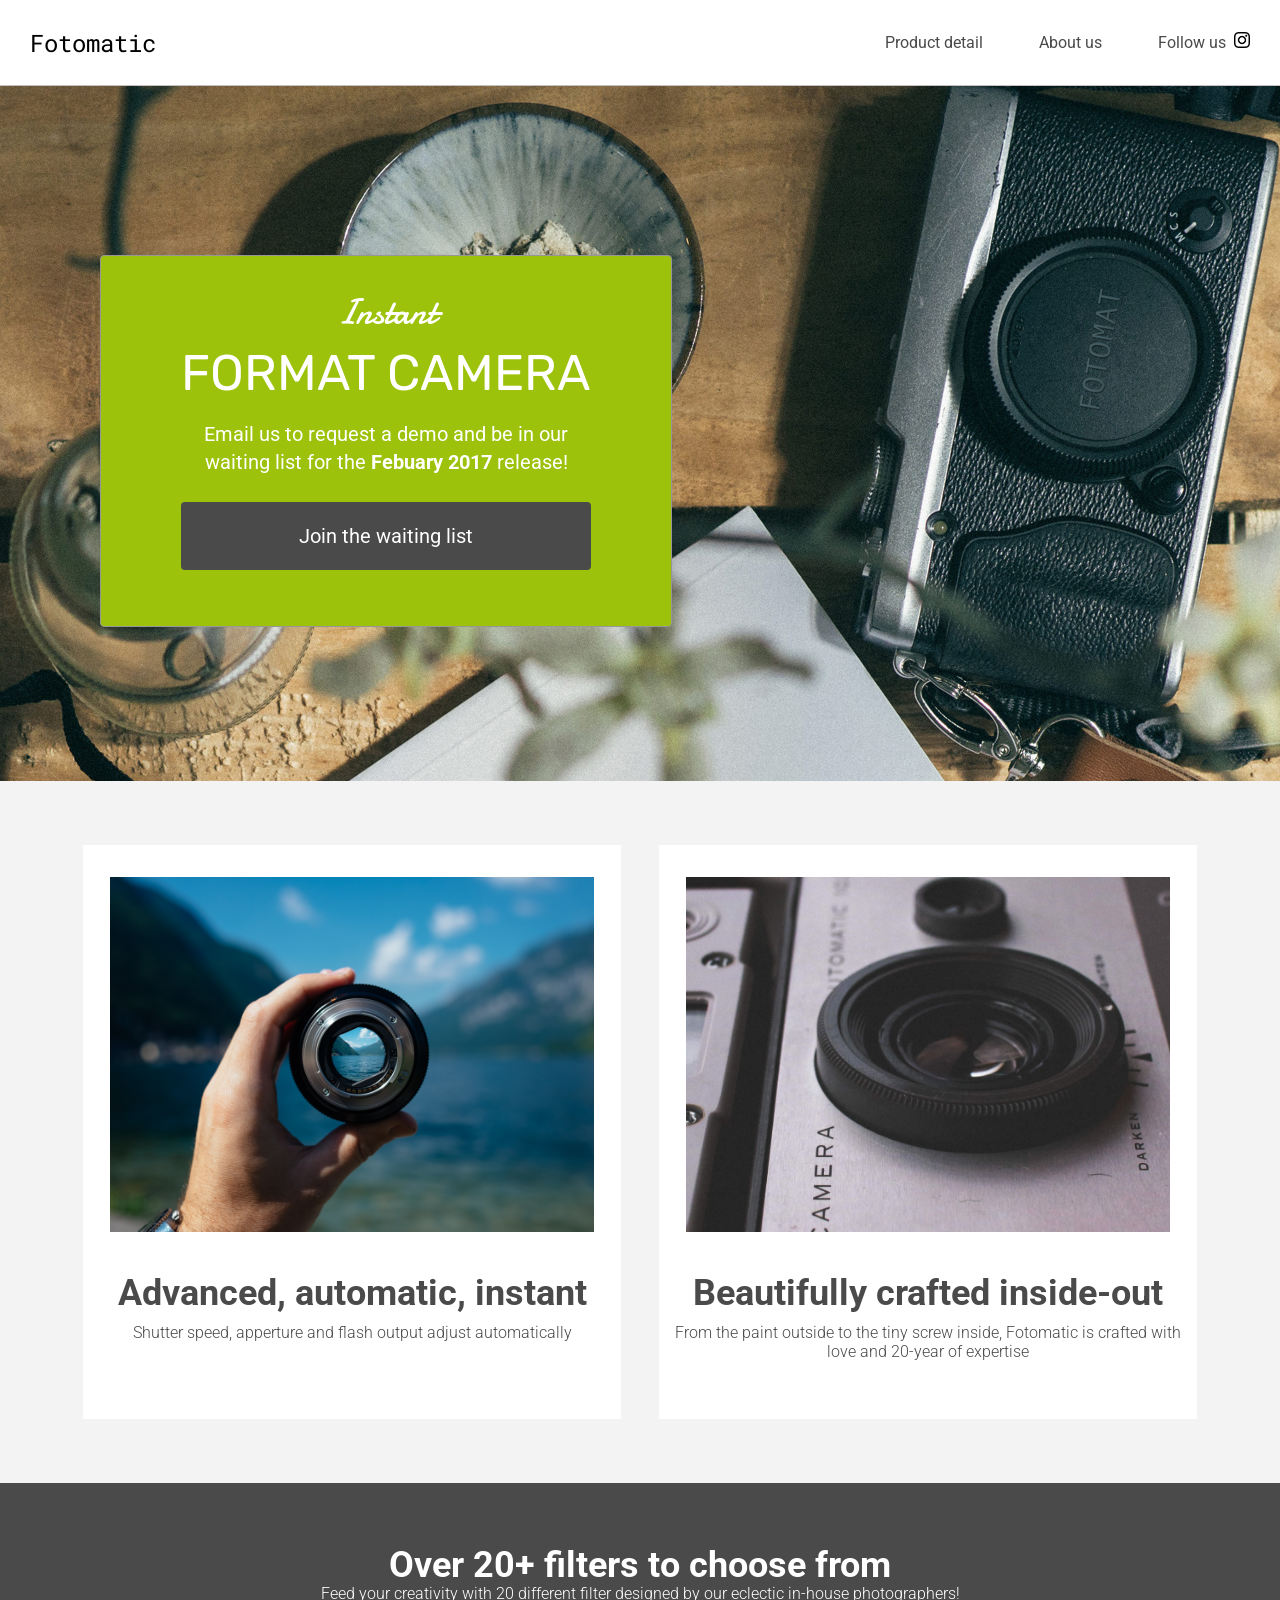
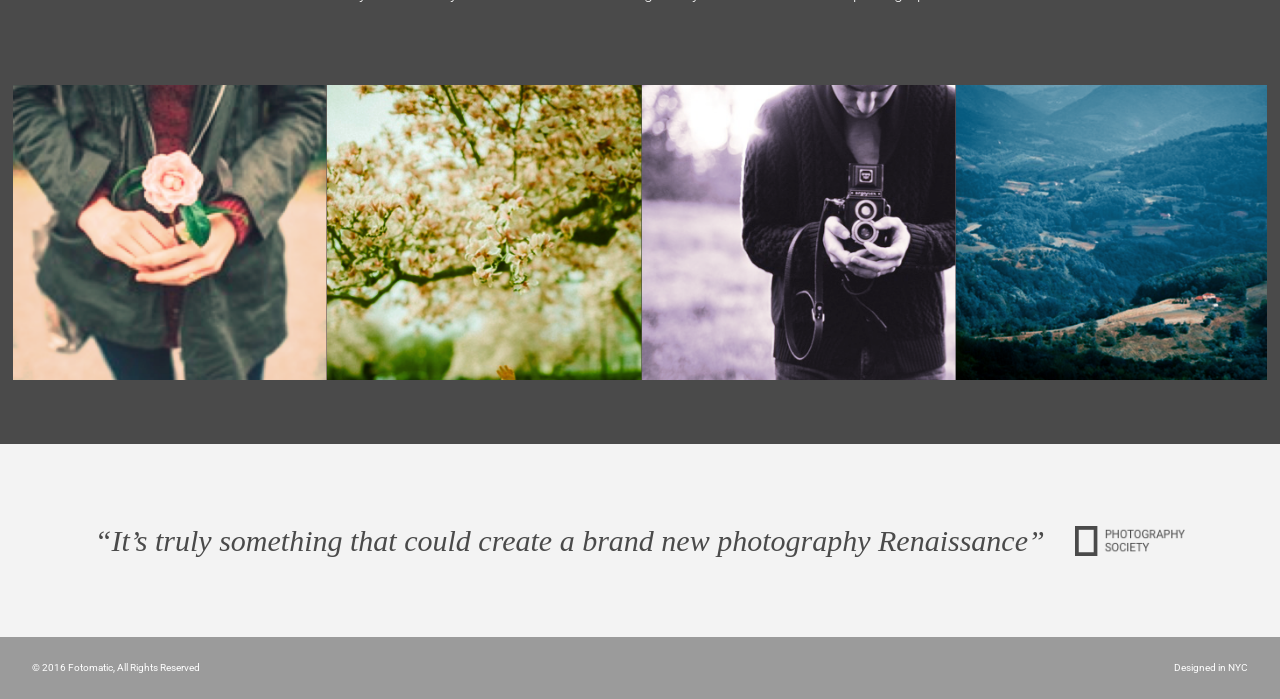
<file: Full-Stack-Engineer/fotomatic_broken/index.html>
<!DOCTYPE html>
<html>
<head>
  <link href="https://fonts.googleapis.com/css?family=Damion" rel="stylesheet">
  <link href="https://fonts.googleapis.com/css?family=Rubik" rel="stylesheet">
  <link href="https://fonts.googleapis.com/css?family=Roboto:300,400,600,700" rel="stylesheet">
<link href="https://fonts.googleapis.com/css2?family=Roboto+Mono&display=swap" rel="stylesheet">
  <link rel="stylesheet" href="./resources/css/reset.css">
  <link rel="stylesheet" href="./resources/css/style.css">
  <meta charset="UTF-8">
</head>
<body>
  <!-- Header -->
  <header>
    <div class="content">
      <a href="index.html" class="desktop logo">Fotomatic</a>
      <nav class="desktop">
        <ul>
          <li><a href="#">Product detail</a></li>
          <li><a href="#">About us</a></li>
          <li>
            <a href="https://www.instagram.com/">Follow us <img class="icon" src="./resources/images/instagram.png"></a>
            
          </li>
          <li id="button"><a href="#" class="button">Join us</a></li>
        </ul>
      </nav>
      <nav class="mobile">
        <ul>
          <li><a href="#"><img src="./resources/images/ic-logo.svg"></a></li>
          <li><a href="#"><img src="./resources/images/ic-product-detail.svg"></a></li>
          <li><a href="#"><img src="./resources/images/ic-about-us.svg"></a></li>
          <li><a href="#" class="button">Join us</a></li>
        </ul>
      </nav>
    </div>
  </header>

  <!-- Main Content -->
  <div class="main-content">

    <!-- Sign Up Section -->
    <div id="sign-up-section" class="banner">
      <div id="sign-up-cta">
        <div class="content center">
          <div class="header">
            <h2 class="cursive">Instant</h2>
            <h1 class="striking">FORMAT CAMERA</h1>
          </div>
          <div class="email">
            <span>
              Email us to request a demo and be in our waiting list for the <strong>Febuary 2017</strong> release!
            </span>
            <div class="button">Join the waiting list</div>
          </div>
        </div>
      </div>
    </div>

    <!-- Features Section -->
    <div id="features-section">
      <div class="feature">
        <div class="center">
          <div class="image-container">
            <img src="./resources/images/feature-1.png" />
          </div>
          <div class="content">
            <h2>Advanced, automatic, instant</h2>
            <h3>Shutter speed, apperture and flash output adjust automatically</h3>
          </div>
        </div>
      </div>
      <div class="feature">
        <div class="center">
          <div class="image-container">
            <img src="./resources/images/feature-2.png" />
          </div>
          <div class="content">
            <h2>Beautifully crafted inside-out</h2>
            <h3>From the paint outside to the tiny screw inside, Fotomatic is crafted with love and 20-year of expertise</h3>
          </div>
        </div>
      </div>
    </div>

    <!-- Filters Section -->
    <div id="filters-section">
      <div class="content center">
        <h2>Over 20+ filters to choose from</h2>
        <h3>Feed your creativity with 20 different filter designed by our eclectic in-house photographers!</h3>
      </div>
      <div class="images-container">
        <div class="image-container">
          <img src="./resources/images/filter-1.png" />
        </div>
        <div class="image-container">
          <img src="./resources/images/filter-2.png" />
        </div>
        <div class="image-container">
          <img src="./resources/images/filter-3.png" />
        </div>
        <div class="image-container extra">
          <img src="./resources/images/filter-4.png" />
        </div>
      </div>
    </div>

    <!-- Quotes Section -->
    <div id="quotes-section">
      <div class="content center">
        <span class="quote">“It’s truly something that could create a brand new photography Renaissance”</span>
        <img class="quote-citation" src="./resources/images/photography-logo.png" />
      </div>
    </div>

    <!-- Footer -->
    <footer>
      <div class="content">
        <span class="copyright">© 2016  Fotomatic, All Rights Reserved</span>
        <span class="location">Designed in NYC</span>
      </div>
    </footer>

  </div>
</body>
</html>
</file>
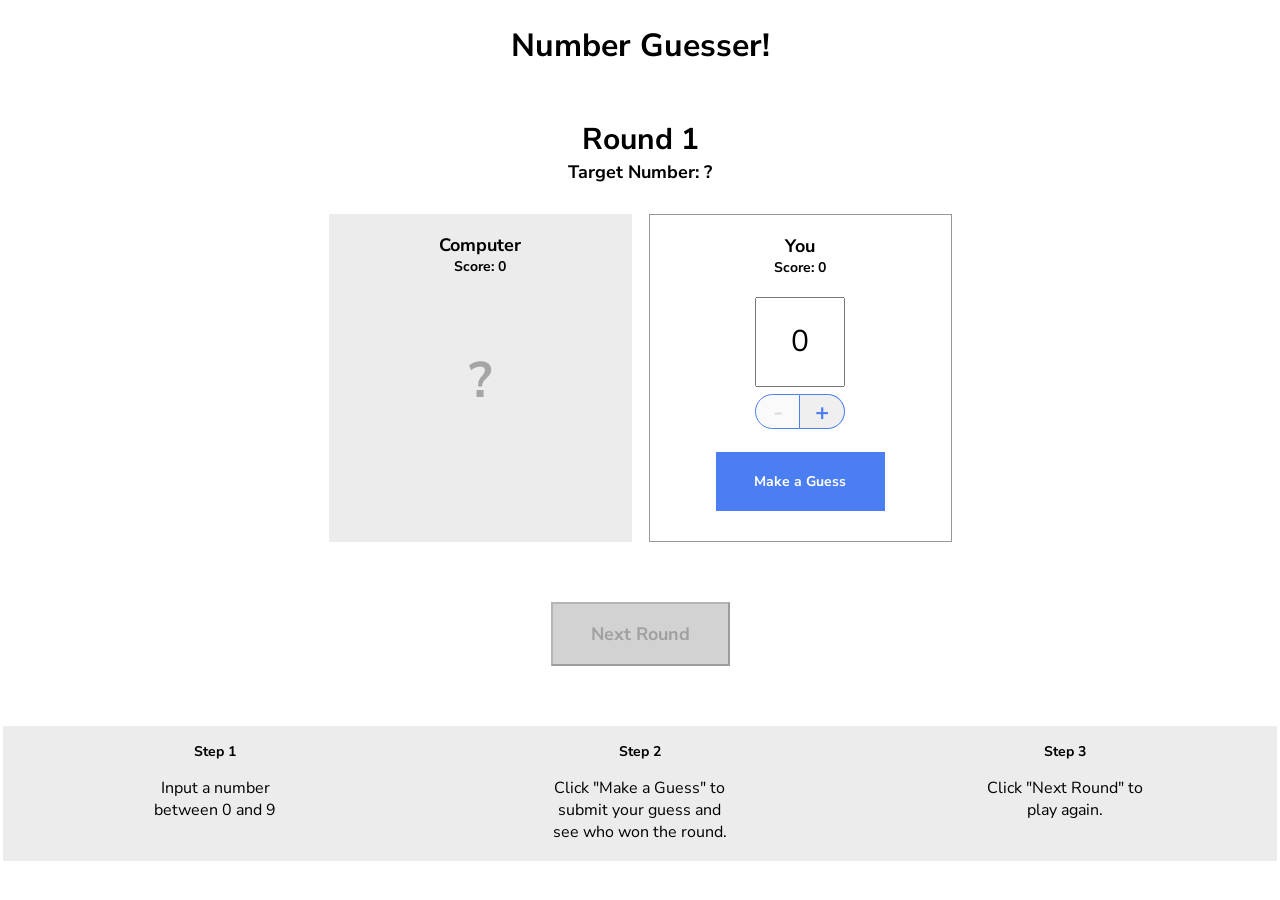
<file: Full-Stack-Engineer/number_guesser/index.html>
<!doctype html>

<html>
  <head>
    <title>Number Guesser</title>
    <link href="https://fonts.googleapis.com/css?family=Nunito+Sans:400,700" rel="stylesheet">
    <link rel="stylesheet" href="./style.css">
  </head>
  <body>
    <div class="game-container">
      <header>
        <h1>Number Guesser!</h1>
      </header>
      
      <div class="rounds">
        <p class="round-label">Round <span id="round-number">1</span></p>
        <p class="guess-label">Target Number: <span id="target-number">?</span></p>
      </div>

      <div class="guessing-area">
        <div class="guess computer-guess">
          <div class="guess-title">
            <p class="guess-label">Computer</p>
            <p class="score-label">Score: <span id="computer-score">0</span></p>
          </div>
          <p id="computer-guess">?</p>
          <p class="winning-text" id="computer-wins"></p>
        </div>
        <div class="guess human-guess">
          <div class="guess-title">
            <p class="guess-label">You</p>
            <p class="score-label">Score: <span id="human-score">0</span></p>
          </div>
          <input type="number" id="human-guess" min=0 max=9 value=0>
          <div class="number-controls">
            <button class="number-control left" id="subtract" disabled>-</button>
            <button class="number-control right" id="add">+</button>
          </div>
          <button class="button" id="guess">Make a Guess</button>
        </div>
      </div>

      <div class="next-round-container">
        <button class="button" id="next-round" disabled>Next Round</button>
      </div>

    </div>
    
    <div class="instructions">
      <div class="instruction">
        <h3>Step 1</h3>
        <p>Input a number between 0 and 9</p>
      </div>
      <div class="instruction">
        <h3>Step 2</h3>
        <p>Click "Make a Guess" to submit your guess and see who won the round.</p>
      </div>
      <div class="instruction">
        <h3>Step 3</h3>
        <p>Click "Next Round" to play again.</p>
      </div>
    </div>

    <script src="./script.js"></script>
    <script src="./game.js"></script>
  </body>
</html>
</file>
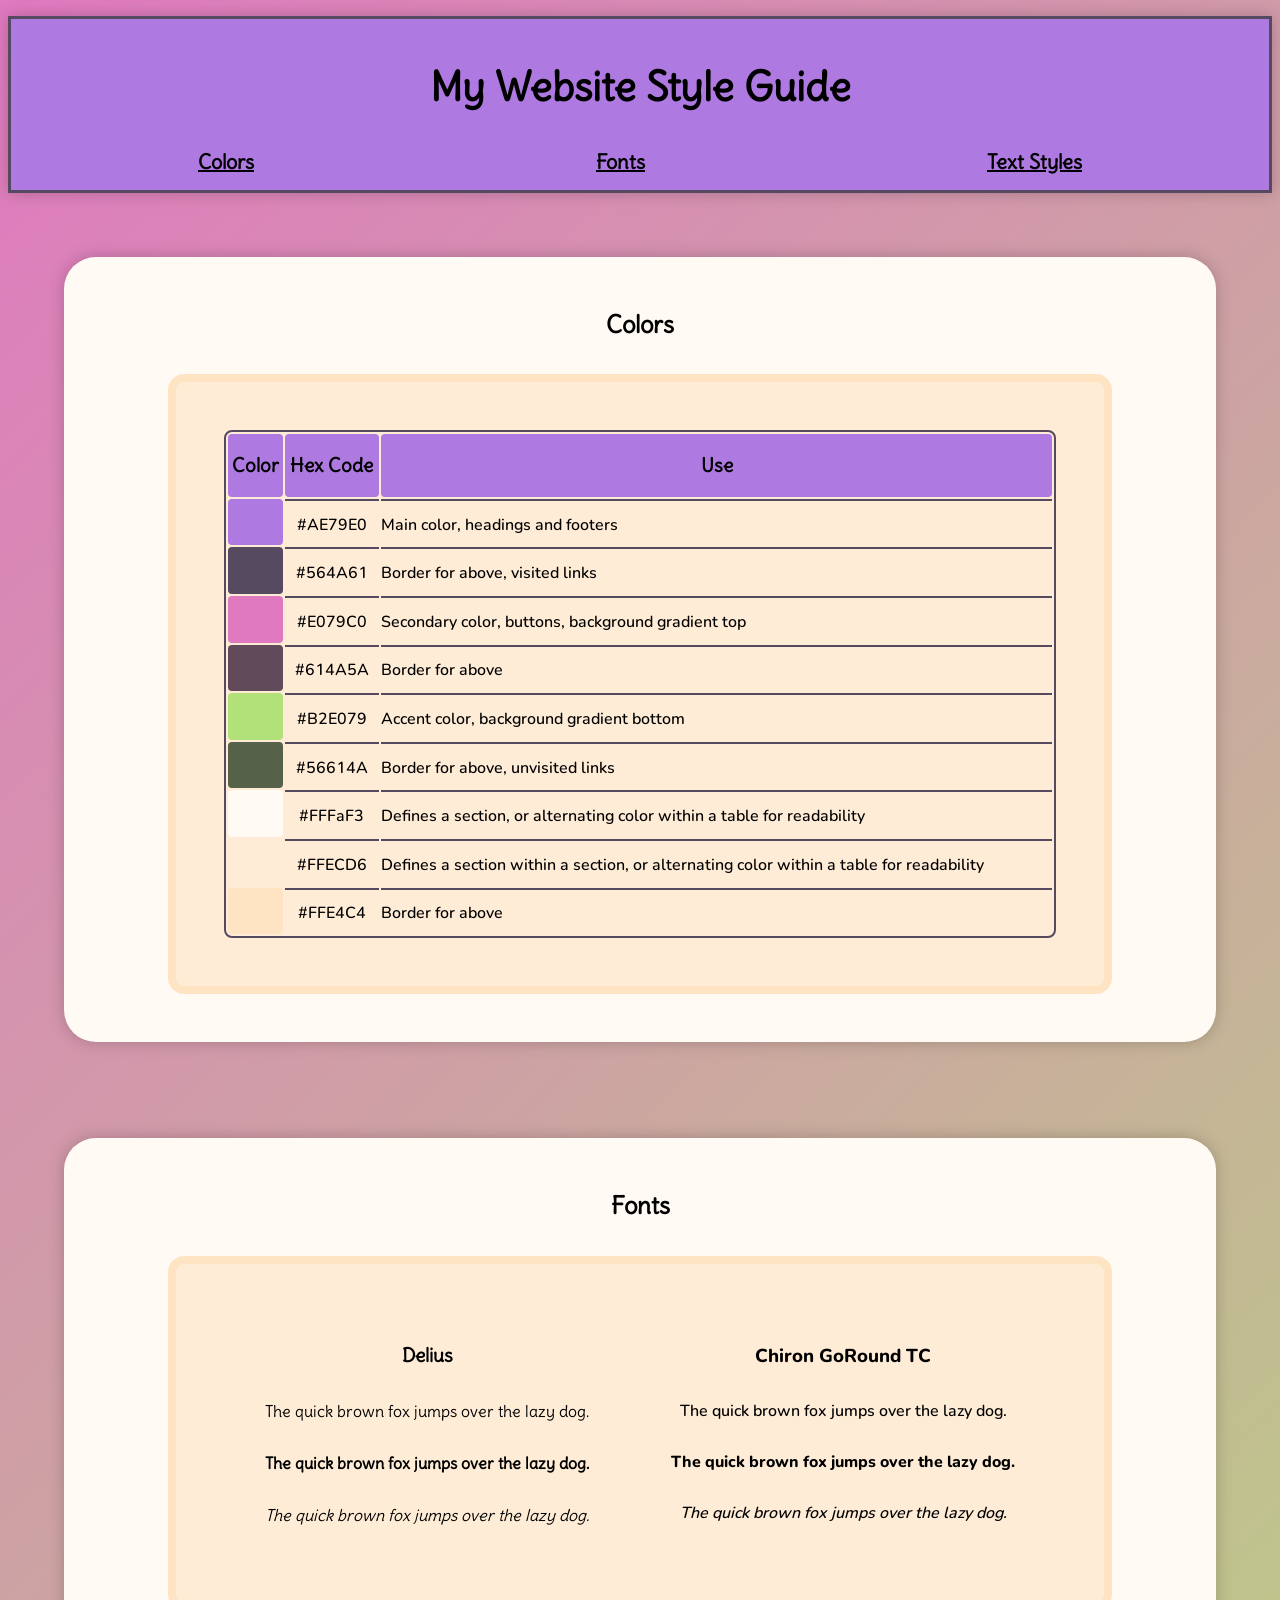
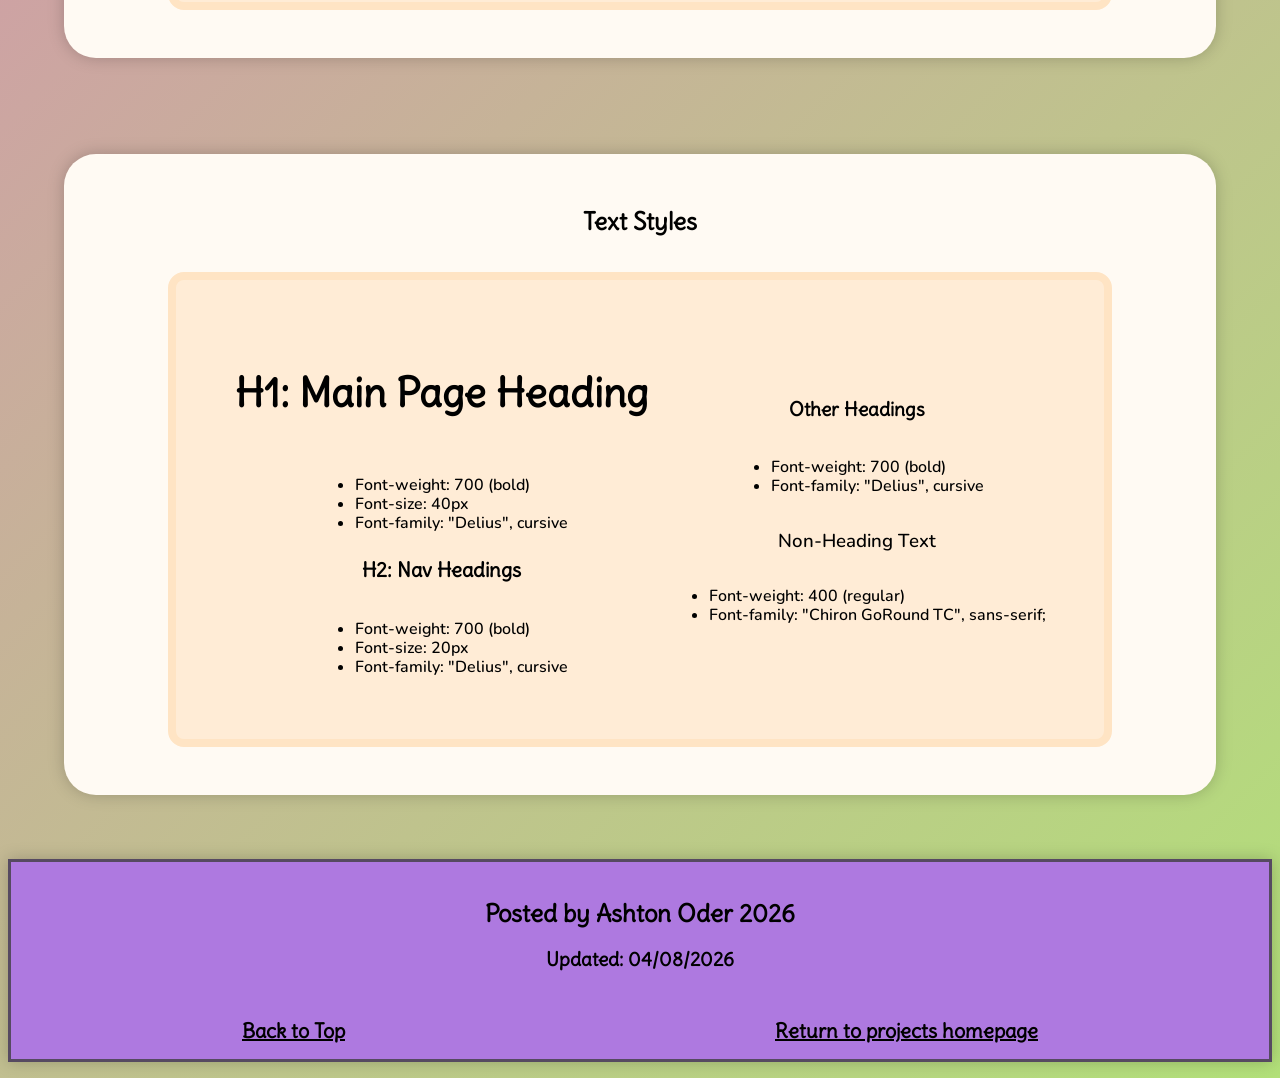
<file: Full-Stack-Engineer/Style Guide/index.html>
<!DOCTYPE html>
<html lang="en">

    <head>
        <meta charset="UTF-8" />
        <meta name="viewport" content="width=device-width, initial-scale=1.0" />
        <title>Style Guide</title>
        <link rel="stylesheet" href="../../resources/universalStyles.css" />
        <link rel="stylesheet" href="index.css" />

        <link rel="preconnect" href="https://fonts.googleapis.com">
        <link rel="preconnect" href="https://fonts.gstatic.com" crossorigin>
        <link href="https://fonts.googleapis.com/css2?family=Chiron+GoRound+TC:wght@200..900&family=Delius&display=swap" rel="stylesheet">
    </head>

    <body id="top">

        <header class="bookend">
            <h1 class="delius headingMain"> My Website Style Guide </h1>
            <nav>
                <a class="navHeading" href="#colors">Colors</a>
                <a class="navHeading" href="#fonts">Fonts</a>
                <a class="navHeading" href="#styles">Text Styles</a>
            </nav>
        </header>

        <main>
            <section id="colors" class="outerSection">
                <h2> Colors </h2>
                <div class="innerSection">
                    <table>
                        <thead>
                            <tr class="delius">
                                <th> <h3> Color </h3> </th>
                                <th> <h3> Hex Code </h3> </th>
                                <th> <h3> Use </h3> </th>
                            </tr>
                        </thead>
                        <tbody>
                            <!-- <tr>
                                <td class="color" id=""></td>
                                <td class="hex"></td>
                                <td class="use"></td>
                            </tr> -->
                            <tr>
                                <td class="color" id="lightPurple"></td>
                                <td class="hex">#AE79E0</td>
                                <td class="use">Main color, headings and footers</td>
                            </tr>
                            <tr>
                                <td class="color" id="darkPurple"></td>
                                <td class="hex">#564A61</td>
                                <td class="use">Border for above, visited links</td>
                            </tr>
                            <tr>
                                <td class="color" id="lightPink"></td>
                                <td class="hex">#E079C0</td>
                                <td class="use">Secondary color, buttons, background gradient top</td>
                            </tr>
                            <tr>
                                <td class="color" id="darkPink"></td>
                                <td class="hex">#614A5A</td>
                                <td class="use">Border for above</td>
                            </tr>
                            <tr>
                                <td class="color" id="lightGreen"></td>
                                <td class="hex">#B2E079</td>
                                <td class="use">Accent color, background gradient bottom</td>
                            </tr>
                            <tr>
                                <td class="color" id="darkGreen"></td>
                                <td class="hex">#56614A</td>
                                <td class="use">Border for above, unvisited links</td>
                            </tr>
                            <tr>
                                <td class="color" id="outerSection"></td>
                                <td class="hex">#FFFaF3</td>
                                <td class="use">Defines a section, or alternating color within a table for readability</td>
                            </tr>
                            <tr>
                                <td class="color" id="innerSection"></td>
                                <td class="hex">#FFECD6</td>
                                <td class="use">Defines a section within a section, or alternating color within a table for readability</td>
                            </tr>
                            <tr>
                                <td class="color" id="innerSectionBorder"></td>
                                <td class="hex">#FFE4C4</td>
                                <td class="use">Border for above</td>
                            </tr>
                        </tbody>
                    </table>
                </div>
            </section>
            <section id="fonts" class="outerSection">
                <h2> Fonts </h2>
                <div id="fontsInner" class="innerSection">
                    <div class="font">
            
                        <h3> Delius </h3>
            
                        <p class="delius">The quick brown fox jumps over the lazy dog.</p>
                        <p class="delius">
                            <strong> The quick brown fox jumps over the lazy dog. </strong>
                        </p>
                        <p class="delius">
                            <em> The quick brown fox jumps over the lazy dog. </em>
                        </p>
                    </div>
                    <div class="font">
            
                        <h3 class="GoRound"> Chiron GoRound TC </h3>
            
                        <p>The quick brown fox jumps over the lazy dog.</p>
                        <p>
                            <strong> The quick brown fox jumps over the lazy dog. </strong>
                        </p>
                        <p>
                            <em> The quick brown fox jumps over the lazy dog. </em>
                        </p>
                    </div>
                </div>
            </section>
            <section id="styles" class="outerSection">
                <h2> Text Styles </h2>
                <div id="stylesInner" class="innerSection">
                    <div id="styleGroupOne" class="styleGroup">
                        <div class="style">
                            <h3 class="headingMain"> H1: Main Page Heading </h3>
                            <ul class="styleList">
                                <li> Font-weight: 700 (bold) </li>
                                <li> Font-size: 40px </li>
                                <li> Font-family: "Delius", cursive </li>
                            </ul>
                        </div>
                        <div class="style">
                            <h3 class="navHeading"> H2: Nav Headings </h3>
                            <ul class="styleList">
                                <li> Font-weight: 700 (bold) </li>
                                <li> Font-size: 20px </li>
                                <li> Font-family: "Delius", cursive </li>
                            </ul>
                        </div>
                    </div>
                    <div id="styleGroupTwo" class="styleGroup">
                        <div class="style">
                            <h3 class="heading"> Other Headings </h3>
                            <ul class="styleList">
                                <li> Font-weight: 700 (bold) </li>
                                <li> Font-family: "Delius", cursive </li>
                            </ul>
                        </div>
                        <div class="style">
                            <h3 class="GoRound text"> Non-Heading Text </h3>
                            <ul class="styleList">
                                <li> Font-weight: 400 (regular) </li>
                                <li> Font-family: "Chiron GoRound TC", sans-serif; </li>
                            </ul>
                        </div>
                    </div>
                </div>
            </section>
        </main>

    </body>

    <footer class="bookend">
        <h2>Posted by Ashton Oder 2026</h2>
        <h3>Updated: 04/08/2026</h3><br>
        <nav>
            <a class="navHeading" href="#top">Back to Top</a>
            <a class="navHeading" href="https://veryexcitedgremlin.github.io">Return to projects homepage</a>
        </nav>
    </footer>

</html>
</file>
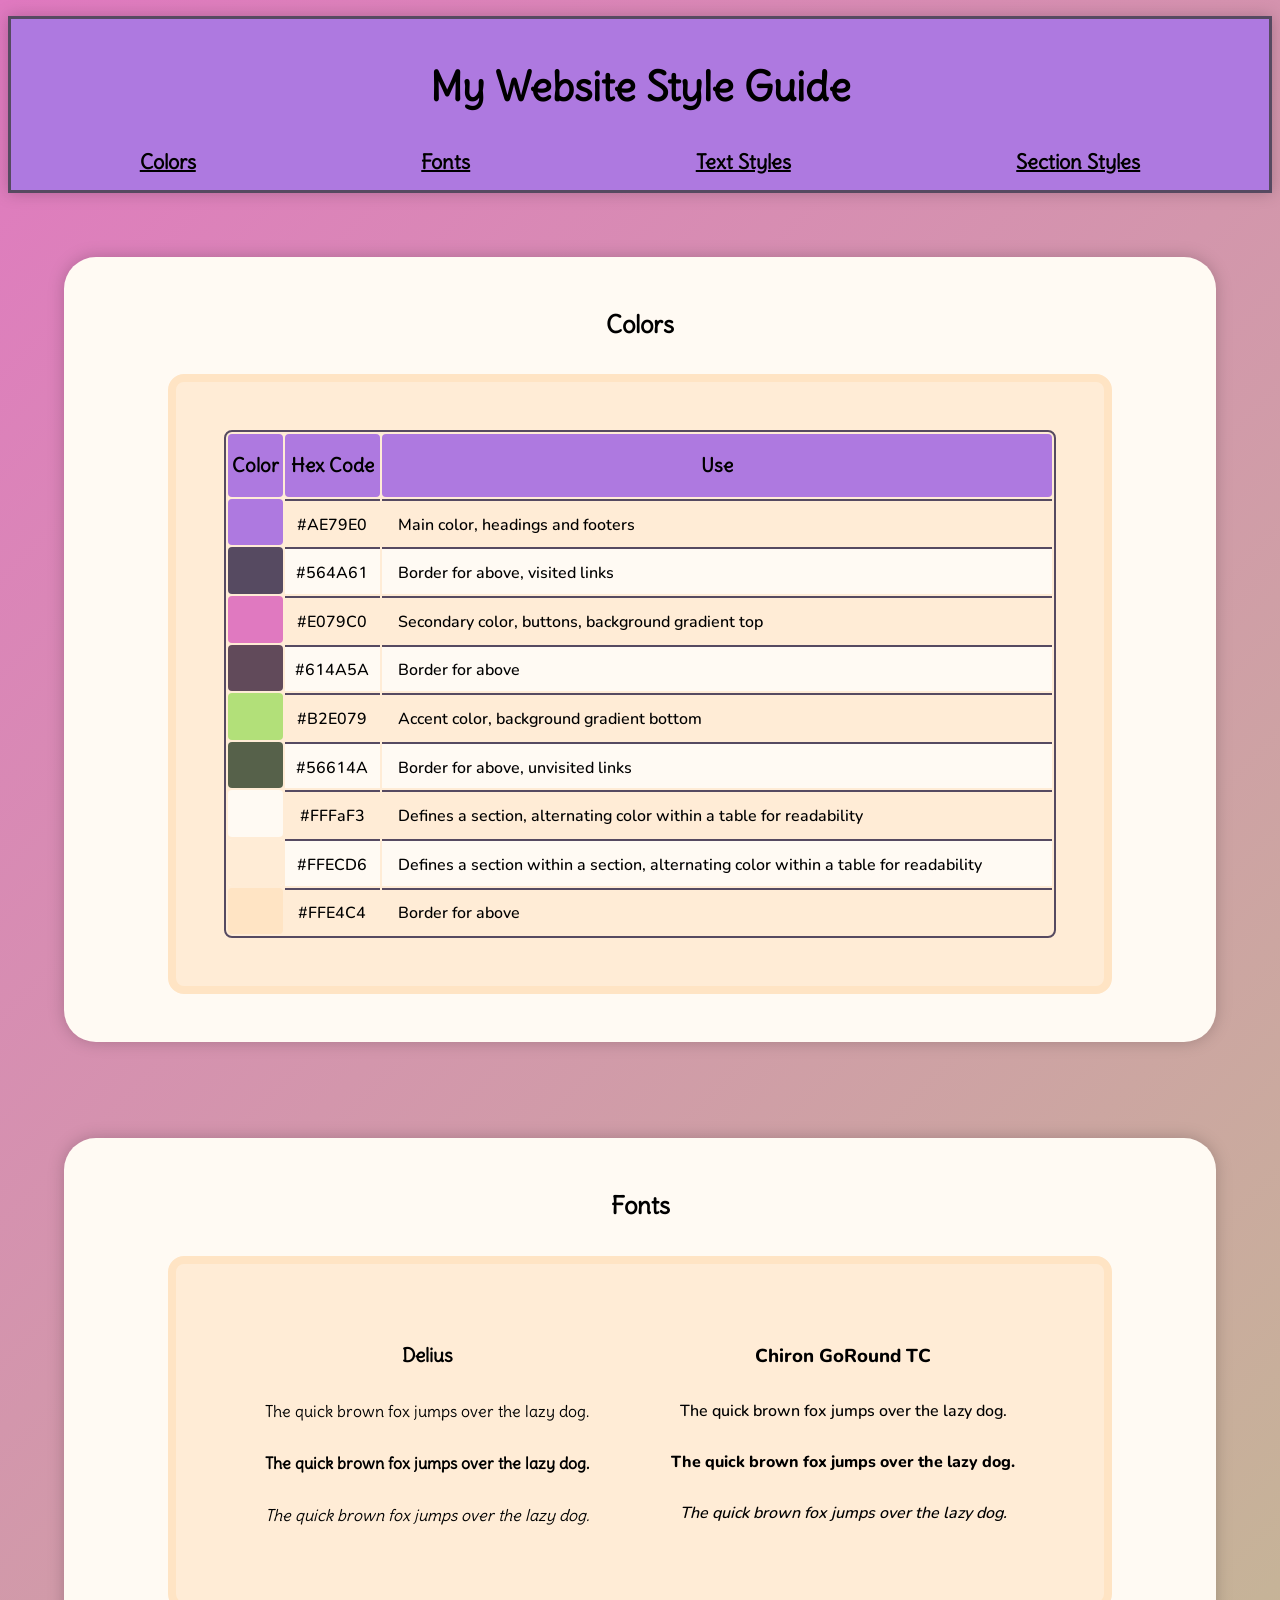
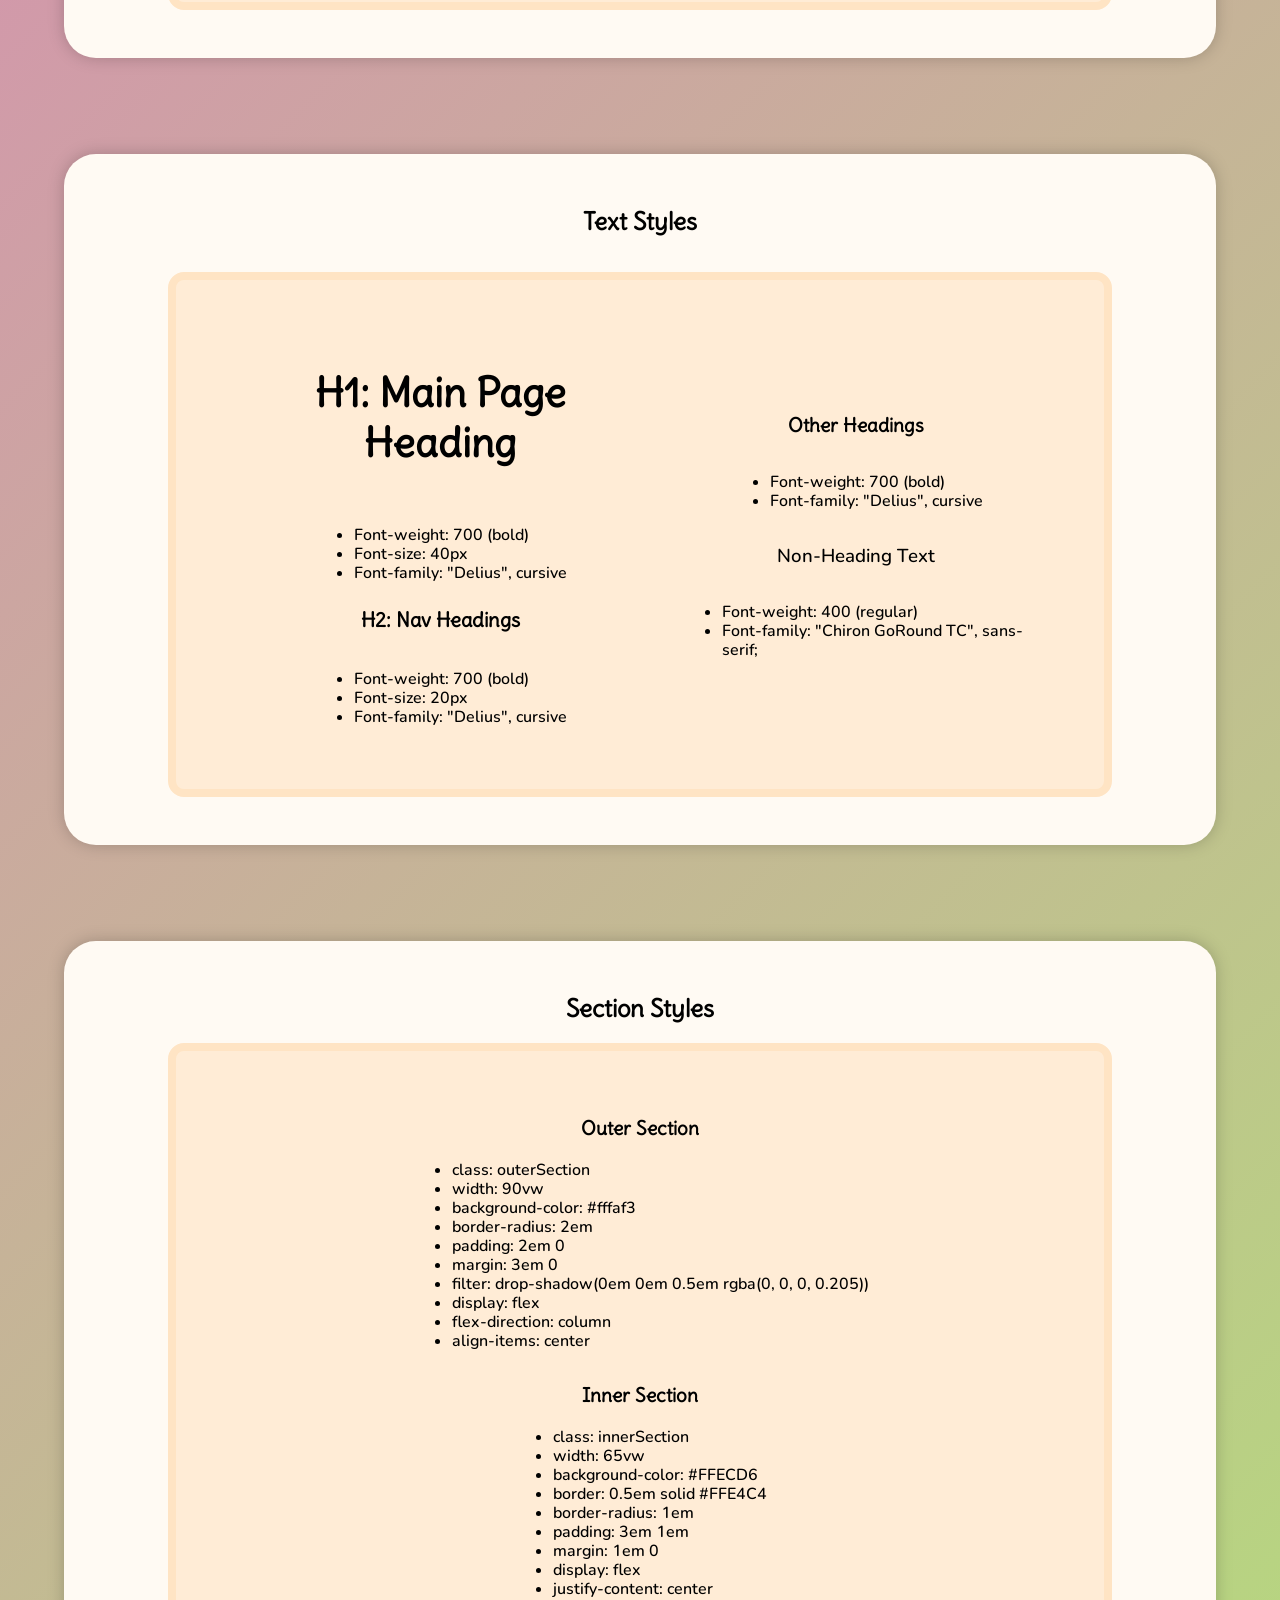
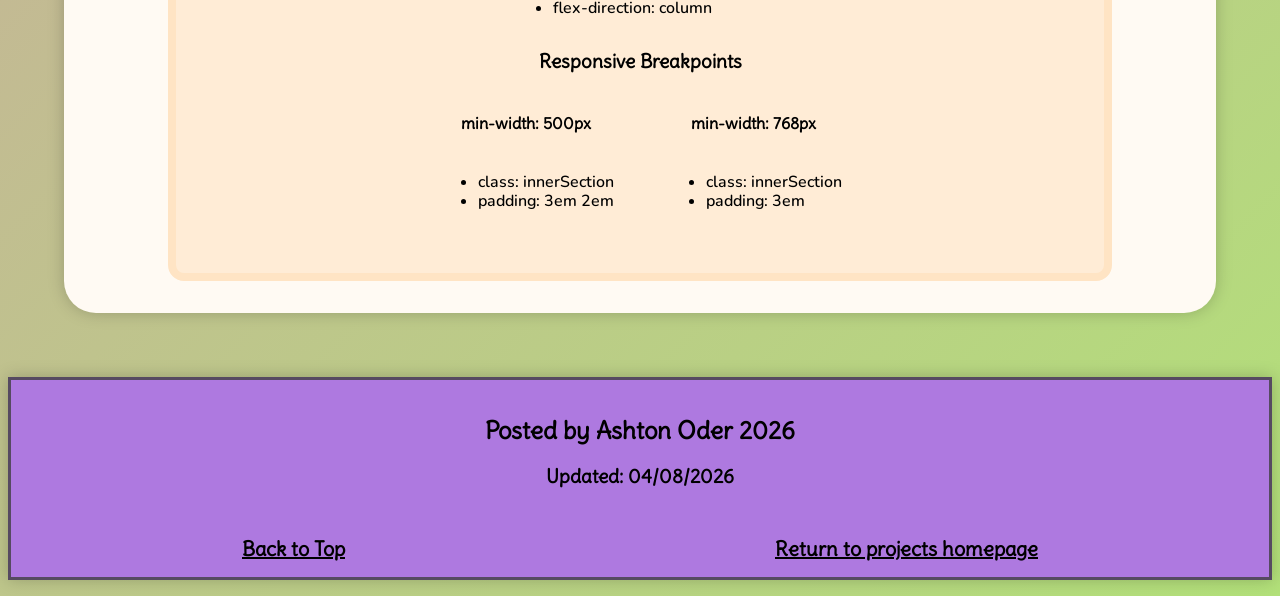
<file: Full-Stack-Engineer/Style-Guide/index.html>
<!DOCTYPE html>
<html lang="en">

    <head>
        <meta charset="UTF-8" />
        <meta name="viewport" content="width=device-width, initial-scale=1.0" />
        <title>Style Guide</title>
        <link rel="stylesheet" href="../../resources/universalStyles.css" />
        <link rel="stylesheet" href="index.css" />

        <link rel="preconnect" href="https://fonts.googleapis.com">
        <link rel="preconnect" href="https://fonts.gstatic.com" crossorigin>
        <link href="https://fonts.googleapis.com/css2?family=Chiron+GoRound+TC:wght@200..900&family=Delius&display=swap" rel="stylesheet">
    </head>

    <body id="top">

        <header class="bookend">
            <h1 class="headingMain"> My Website Style Guide </h1>
            <nav>
                <a class="navHeading" href="#colors">Colors</a>
                <a class="navHeading" href="#fonts">Fonts</a>
                <a class="navHeading" href="#styles">Text Styles</a>
                <a class="navHeading" href="#sections">Section Styles</a>
            </nav>
        </header>

        <main>
            <section id="colors" class="outerSection">
                <h2> Colors </h2>
                <div class="innerSection">
                    <table>
                        <thead>
                            <tr>
                                <th> <h3> Color </h3> </th>
                                <th> <h3> Hex Code </h3> </th>
                                <th> <h3> Use </h3> </th>
                            </tr>
                        </thead>
                        <tbody>
                            <!-- <tr>
                                <td class="color" id=""></td>
                                <td class="hex"></td>
                                <td class="use"></td>
                            </tr> -->
                            <tr>
                                <td class="color" id="lightPurple"></td>
                                <td class="hex">#AE79E0</td>
                                <td class="use">Main color, headings and footers</td>
                            </tr>
                            <tr>
                                <td class="color" id="darkPurple"></td>
                                <td class="hex">#564A61</td>
                                <td class="use">Border for above, visited links</td>
                            </tr>
                            <tr>
                                <td class="color" id="lightPink"></td>
                                <td class="hex">#E079C0</td>
                                <td class="use">Secondary color, buttons, background gradient top</td>
                            </tr>
                            <tr>
                                <td class="color" id="darkPink"></td>
                                <td class="hex">#614A5A</td>
                                <td class="use">Border for above</td>
                            </tr>
                            <tr>
                                <td class="color" id="lightGreen"></td>
                                <td class="hex">#B2E079</td>
                                <td class="use">Accent color, background gradient bottom</td>
                            </tr>
                            <tr>
                                <td class="color" id="darkGreen"></td>
                                <td class="hex">#56614A</td>
                                <td class="use">Border for above, unvisited links</td>
                            </tr>
                            <tr>
                                <td class="color" id="outerSection"></td>
                                <td class="hex">#FFFaF3</td>
                                <td class="use">Defines a section, alternating color within a table for readability</td>
                            </tr>
                            <tr>
                                <td class="color" id="innerSection"></td>
                                <td class="hex">#FFECD6</td>
                                <td class="use">Defines a section within a section, alternating color within a table for readability</td>
                            </tr>
                            <tr>
                                <td class="color" id="innerSectionBorder"></td>
                                <td class="hex">#FFE4C4</td>
                                <td class="use">Border for above</td>
                            </tr>
                        </tbody>
                    </table>
                </div>
            </section>
            <section id="fonts" class="outerSection">
                <h2> Fonts </h2>
                <div id="fontsInner" class="innerSection">
                    <div class="font">
            
                        <h3> Delius </h3>
            
                        <p class="delius">The quick brown fox jumps over the lazy dog.</p>
                        <p class="delius">
                            <strong> The quick brown fox jumps over the lazy dog. </strong>
                        </p>
                        <p class="delius">
                            <em> The quick brown fox jumps over the lazy dog. </em>
                        </p>
                    </div>
                    <div class="font">
            
                        <h3 class="GoRound"> Chiron GoRound TC </h3>
            
                        <p>The quick brown fox jumps over the lazy dog.</p>
                        <p>
                            <strong> The quick brown fox jumps over the lazy dog. </strong>
                        </p>
                        <p>
                            <em> The quick brown fox jumps over the lazy dog. </em>
                        </p>
                    </div>
                </div>
            </section>
            <section id="styles" class="outerSection">
                <h2> Text Styles </h2>
                <div class="innerSection stylesInner">
                    <div class="styleGroup">
                        <div class="style">
                            <h3 class="headingMain"> H1: Main Page Heading </h3>
                            <ul class="styleList">
                                <li> Font-weight: 700 (bold) </li>
                                <li> Font-size: 40px </li>
                                <li> Font-family: "Delius", cursive </li>
                            </ul>
                        </div>
                        <div class="style">
                            <h3 class="navHeading"> H2: Nav Headings </h3>
                            <ul class="styleList">
                                <li> Font-weight: 700 (bold) </li>
                                <li> Font-size: 20px </li>
                                <li> Font-family: "Delius", cursive </li>
                            </ul>
                        </div>
                    </div>
                    <div class="styleGroup">
                        <div class="style">
                            <h3 class="heading"> Other Headings </h3>
                            <ul class="styleList">
                                <li> Font-weight: 700 (bold) </li>
                                <li> Font-family: "Delius", cursive </li>
                            </ul>
                        </div>
                        <div class="style">
                            <h3 class="GoRound text"> Non-Heading Text </h3>
                            <ul class="styleList">
                                <li> Font-weight: 400 (regular) </li>
                                <li> Font-family: "Chiron GoRound TC", sans-serif; </li>
                            </ul>
                        </div>
                    </div>
                </div>
            </section>

            <section id="sections" class="outerSection">
                <h2> Section Styles </h2>
                <div id="sectionsInner" class="innerSection style">
                    <div>
                        <h3> Outer Section </h3>
                        <ul>
                            <li>class: outerSection</li>
                            <li>width: 90vw</li>
                            <li>background-color: #fffaf3</li>
                            <li>border-radius: 2em</li>
                            <li>padding: 2em 0</li>
                            <li>margin: 3em 0</li>
                            <li>filter: drop-shadow(0em 0em 0.5em rgba(0, 0, 0, 0.205))</li>
                            <li>display: flex</li>
                            <li>flex-direction: column</li>
                            <li>align-items: center</li>
                        </ul>
                    </div>

                    <div>
                        <h3> Inner Section </h3>
                        <ul>
                            <li>class: innerSection</li>
                            <li>width: 65vw</li>
                            <li>background-color: #FFECD6</li>
                            <li>border: 0.5em solid #FFE4C4</li>
                            <li>border-radius: 1em</li>
                            <li>padding: 3em 1em</li>
                            <li>margin: 1em 0</li>
                            <li>display: flex</li>
                            <li>justify-content: center</li>
                            <li>flex-direction: column</li>
                        </ul>
                    </div>

                    <div>
                        <h3> Responsive Breakpoints </h3>
                            <div class="stylesInner">
                                <div class="style">
                                    <h4> min-width: 500px </h4>
                                    <ul>
                                        <li>class: innerSection</li>
                                        <li>padding: 3em 2em</li>
                                    </ul>
                                </div>
                                <div class="style">
                                    <h4> min-width: 768px </h4>
                                    <ul>
                                        <li>class: innerSection</li>
                                        <li>padding: 3em</li>
                                    </ul>
                                </div>
                            </div>
                    </div>
                </div>
            </section>
        </main>

    </body>

    <footer class="bookend">
        <h2>Posted by Ashton Oder 2026</h2>
        <h3>Updated: 04/08/2026</h3><br>
        <nav>
            <a class="navHeading" href="#top">Back to Top</a>
            <a class="navHeading" href="https://veryexcitedgremlin.github.io">Return to projects homepage</a>
        </nav>
    </footer>

</html>
</file>
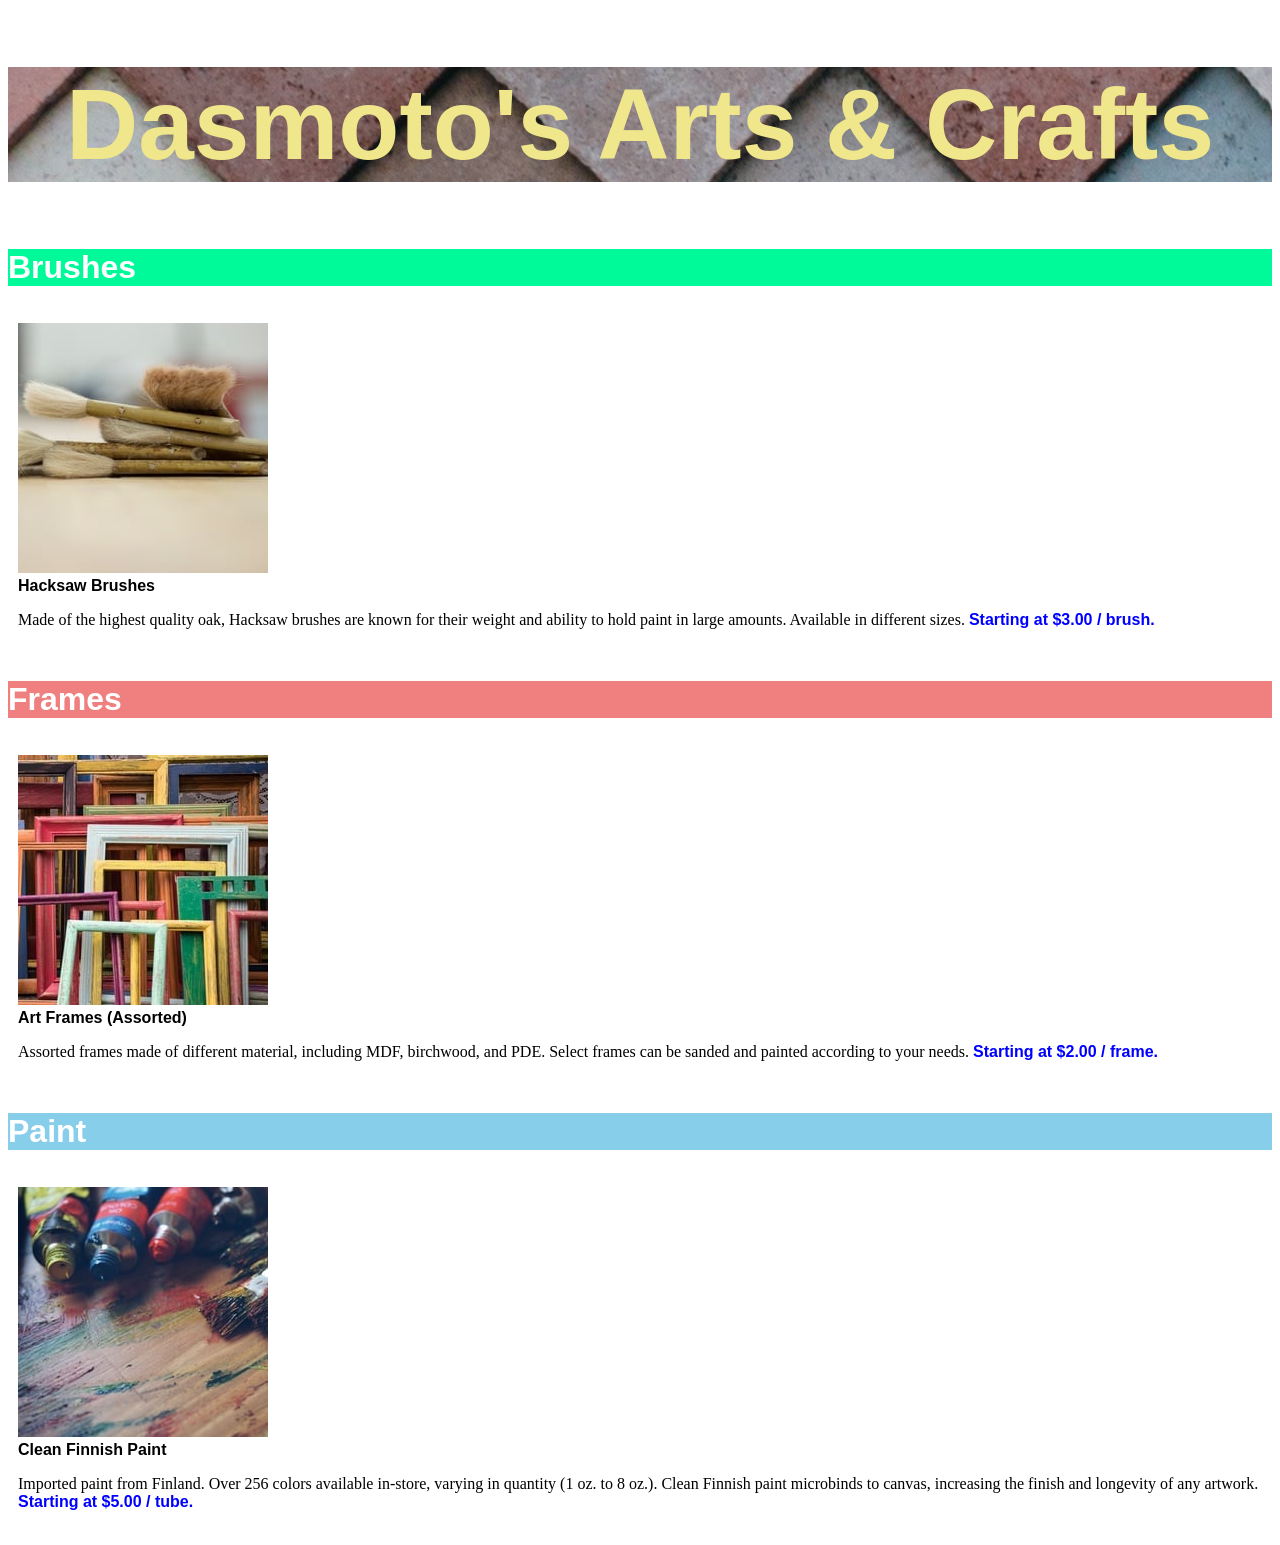
<file: Full-Stack-Engineer/Dasmoto's-Arts-and-Crafts/homepage.html>
<!DOCTYPE html>
<html lang="en">

    <head>
        <meta charset="UTF-8" />
        <meta name="viewport" content="width=device-width, initial-scale=1.0" />
        <title>Dasmoto's Arts & Crafts</title>
        <link rel="stylesheet" href="homepage.css" />
    </head>

    <body>

        <header>

            <h1>Dasmoto's Arts & Crafts</h1>

        </header>

        <main>

            <section>

                <h2 id="brushes"> Brushes </h2>

                <div>
                    <img src="resources/hacksaw.jpeg">
                    <label> Hacksaw Brushes </label>
                    <p>
                        Made of the highest quality oak, Hacksaw brushes are known for their weight and ability to hold
                        paint in large amounts. Available in different sizes. <span>Starting at $3.00 / brush.</span>
                    </p>
                </div>

            </section>

            <section>

                <h2 id="frames"> Frames </h2>

                <div>
                    <img src="resources/frames.jpeg">
                    <label> Art Frames (Assorted) </label>
                    <p>
                        Assorted frames made of different material, including MDF, birchwood, and PDE. Select frames
                        can be sanded and painted according to your needs. <span>Starting at $2.00 / frame.</span>
                    </p>
                </div>

            </section>

            <section>

                <h2 id="paint"> Paint </h2>

                <div>
                    <img src="resources/finnish.jpeg">
                    <label> Clean Finnish Paint </label>
                    <p>
                        Imported paint from Finland. Over 256 colors available in-store, varying in quantity
                        (1 oz. to 8 oz.). Clean Finnish paint microbinds to canvas, increasing the finish and
                        longevity of any artwork. <span>Starting at $5.00 / tube.</span>
                    </p>
                </div>

            </section>

        </main>

    </body>

</html>
</file>
<file: Full-Stack-Engineer/fotomatic_broken/resources/css/style.css>
/* Universal Styles */

html {
  font-family: "Roboto", sans-serif;
  font-size: 16px;
}

.main-content {
  position: relative;
  top: 5.3125rem; /* To offset for fixed header. */
}

.center {
  text-align: center;
}

.button {
  border-radius: 4px;
  background-color: #4a4a4a;
  color: white;
}

.image-container {
  overflow: hidden;
}

.image-container img {
  display: block;
}

@media only screen and (max-width: 760px) {
  .main-content {
    top: 2.5625rem;
  }
}

/* Header */

header {
  position: fixed;
  width: 100%;
  border-bottom: solid 1px #c6c1c1;
  background-color: white;
  height: 85px;
  z-index: 4;
}

header .content {
  display: flex;
  align-items: center;
  padding: 1.875rem;
}

header .logo {
  flex: 1;
  font-family: "Roboto Mono";
  font-size: 1.5rem;
}

header nav ul {
  display: flex;
  align-items: center;
}

nav li {
  padding-left: 3.5rem;
  height: fit-content;
}

nav.desktop a {
  vertical-align: bottom;
  line-height: 1.6;
  font-size: 1rem;
  color: #4a4a4a;
}

header .icon {
  width: 1rem;
  padding-left: 0.25rem;
}

header .mobile {
  display: none;
}

header li#button {
  padding: 0;
}

header .button {
  display: none;
}

@media only screen and (max-width: 760px) {
  header {
    height: 65px;
  }
  header .content {
    padding: 1rem 1.5rem;
  }

  header .button {
    display: block;
    padding: .1875rem .5rem;
    background-color: #9dc20b;
    line-height: 1.6;
    color: white;
  }

  nav li {
    padding-left: 1.5rem;
  }

  header li#button {
    padding-left: 1.5rem;
  }
}

@media only screen and (max-width: 620px) {
  header {
    height: 48px;
  }

  header .content {
    padding: 0.5rem 1.5rem;
  }

  header .desktop {
    display: none;
  }

  header .mobile {
    display: block;
    width: 100%;
  }

  header .mobile ul {
    display: flex;
    justify-content: space-around;
    align-items: center;
    width: 100%;
  }

  header .mobile li {
    padding: 0;
  }
}

/* Sign Up Section */

#sign-up-section {
  display: flex;
  justify-content: flex-start;
  align-items: flex-start;
  height: 43.5rem;
  background-image: url('../images/banner-landingpage.jpg');
  background-repeat: no-repeat;
  background-size: cover;
  background-position: center;
}

#sign-up-cta {
  padding: 0 5rem 3.5rem 5rem;
  border: solid 1px #979797;
  border-radius: 4px;
  background-color: #9dc20b;
  margin: 170px 100px;
}

#sign-up-cta .content {
  width: 25.625rem;
  margin-top: 2rem;
  font-family: "Roboto", sans-serif;
  font-size: 1.25rem;
  line-height: 1.4;
  color: white;
}

#sign-up-cta h1 {
  font-size: 3.125rem;
}

#sign-up-cta h2 {
  font-size: 2.25rem;
}

#sign-up-cta span strong {
  font-weight: bold;
}

#sign-up-cta .cursive {
  font-family: "Damion", cursive;
}

#sign-up-cta .striking {
  font-family: "Rubik", sans-serif;
  padding-bottom: .75rem;
}

#sign-up-cta .button {
  margin-top: 1.625rem;
  padding: 1.25rem 7.25rem;
}

@media only screen and (max-width: 760px) {
  #sign-up-section {
    align-items: center;
    justify-content: center;
    height: 28rem;
  }

  #sign-up-cta {
    position: static;
    width: auto;
    height: auto;
    background-color: transparent;
    border: none;
    margin: 0;
    padding: 0;
  }

  #sign-up-cta .content {
    margin-top: 0;
  }

  #sign-up-cta .email {
    display: none;
  }

  #sign-up-cta h1 {
    font-size: 3.125rem;
  }

  #sign-up-cta h2 {
    font-size: 2.25rem;
  }
}

@media only screen and (max-width: 450px) {
  #sign-up-section {
    height: 20rem;
  }

  #sign-up-cta h1 {
    font-size: 2.25rem;
  }

  #sign-up-cta h2 {
    font-size: 2rem;
  }
}

/* Features Section */

#features-section {
  display: flex;
  justify-content: space-between;
  padding: 4rem 5%;
  background-color: #f3f3f3;
}

.feature {
  flex: 1;
  padding: 2rem 0;
  margin: 0px 1.1875rem;
  background-color: white;
}

.feature .image-container {
  width: 90%;
  height: 65%;
  margin: 0 auto 2.5rem;
}

.feature img {
  width: 100%;
  height: auto;
}

.feature .content {
  height: 115px;
  line-height: 1.2;
}

.feature h2 {
  padding-bottom: .5rem;
  font-size: 2.25rem;
  font-weight: bold;
  color: #4a4a4a;
}

.feature h3 {
  font-size: 1rem;
  line-height: 1.2;
  font-weight: 300;
  color: #4a4a4a;
}

@media only screen and (max-width: 890px) {
  .feature h2 {
    font-size: 1.125rem;
    line-height: 1.3;
    font-weight: normal;
  }

  .feature h3 {
    font-size: .875rem;
    line-height: 1.4;
  }
}

@media only screen and (max-width: 760px) {
  #features-section {
  padding: 2rem 2.5%;
  }

  .feature {
    margin: 0 0.5rem;
    padding: 1.25rem 1rem 0 1rem;
  }

  .feature h2, .feature h3 {
    text-align: start;
  }

  .feature .image-container {
    margin: 0 auto 1rem;
  }
}


@media only screen and (max-width: 600px) {
   #features-section {
    flex-flow: column;
    padding: 0;
  }

  #features-section .feature {
    margin: 1rem;
  }

  .feature h2, .feature h3 {
    text-align: center;
  }
}

/* Filters Section */

#filters-section {
  padding: 4rem 0;
  background-color: #4a4a4a;
}

#filters-section .content {
  padding: 0 .625rem;
  margin-bottom: 5rem;
}

#filters-section .content h2 {
  font-size: 2.25rem;
  font-weight: bold;
  color: white;
}

#filters-section .content h3 {
  font-size: 1rem;
  line-height: 1.4;
  font-weight: 300;
  color: white;
}

#filters-section .images-container {
  max-width: 100%;
  padding: 0 1%;
  display: flex;
}

#filters-section img {
  width: 100%;
  height: auto;
}



@media only screen and (max-width: 760px) {
  #filters-section {
    padding: 1.5rem 0 0 0;
  }

  #filters-section .content {
    margin-bottom: 1rem;
  }

  #filters-section .content h2 {
    padding-bottom: .625rem;
    font-size: 1.125rem;
    line-height: 1.3;
    font-weight: normal;
  }

  #filters-section .content h3 {
    font-size: .875rem;
    line-height: 1.4;
  }

  #filters-section .images-container {
    padding: 0;
  }
}
@media only screen and (max-width: 600px) {
  #filters-section .extra {
    display: none;
  }
}

/* Quotes Section */

#quotes-section {
  background-color: #f3f3f3;
}

#quotes-section .content {
  padding: 5rem 0;
  display: flex;
  align-items: center;
  justify-content: center;
}

#quotes-section .quote {
  padding: 0 1.875rem;
  font-family: "Palatino", serif;
  font-size: 1.875rem;
  line-height: 1.1;
  font-style: italic;
  color: #4a4a4a;
}

#quotes-section .quote-citation {
  height: 1.875rem;
  padding-right: 1.875rem;
}

@media only screen and (max-width: 760px) {
  #quotes-section .content {
    padding: 1.875rem .625rem;
  }

  #quotes-section .quote {
    font-size: 1.5rem;
    line-height: 1.4;
    text-align: start;
  }

  #quotes-section .quote-citation {
    display: block;
    padding-top: 1rem;
    margin: auto;
  }
}

@media only screen and (max-width: 500px) {
  #quotes-section .content {
    flex-direction: column;
  }
  #quotes-section .quote {
    text-align: center;
  }
}

/* Footer */

footer {
  background-color: #9b9b9b;
  padding: 1.625rem 2rem;
}

footer .content {
  color: white;
  display: flex;
  font-size: .75rem;
}

footer .copyright {
  flex-grow: 1;
}

@media only screen and (min-width: 760px) {
  footer .content {
    font-size: .625rem;
  }
}

@media only screen and (max-width: 450px) {
  footer .content .copyright, footer .content .location{
    font-size: 10px;
  }
}
</file>
<file: Full-Stack-Engineer/number_guesser/style.css>
* {
  font-family: 'Nunito Sans';
  box-sizing: border-box;
}

body {
  margin: 0 auto;
  padding: 3px;
  background-color: #fff;
}

.game-container {
  max-width: 640px;
  margin: 0 auto;
  text-align: center;
}

header {
  display: flex;
  justify-content: center
}

.rounds {
  display: flex;
  flex-direction: column;
  align-items: center;
  margin-bottom: 30px;
}

.round-label {
  font-size: 30px;
  font-weight: 700;
  margin-bottom: 0px;
}

.guess {
  min-width: 303px;
  height: 328px;
  display: flex;
  flex-direction: column;
  align-items: center;
  padding: 19px;
}

.guessing-area {
  display: flex;
  justify-content: space-around;
  align-items: flex-start;
  margin-bottom: 60px;
}

.guess-title {
  display: flex;
  flex-direction: column;
  align-items: center;
  justify-content: flex-start;
  margin-bottom: 20px;
}

.guess-label {
  font-size: 18px;
  font-weight: 700;
  margin: 0;
}

.score-label {
  font-size: 14px;
  font-weight: 700;
  margin: 0;
}

.target-guess {
  display: flex;
  flex-direction: column;
  align-items: center;
  justify-content: flex-start;
}

.computer-guess {
  background-color: #ececec;
}

#computer-guess {
  font-size: 50px;
  font-weight: 700;
  color: #a5a5a5;
}

.human-guess {
  border: 1px solid #979797;
}

.guess input {
  height: 90px;
  width: 90px;
  font-size: 30px;
  text-align: center;
  margin: 0 auto;
  margin-bottom: 7px;
}

.number-controls {
  font-size: 0;
  margin-bottom: 23px;
}

.number-control {
  border: solid 1px #4c7ef3;
  display: inline-block;
  width: 45px;
  height: 35px;
  font-size: 24px;
  font-weight: 700;
  color: #4c7ef3;
  cursor: pointer;
}

.number-controls button[disabled] {
  color: #dfdfdf;
  cursor: default;
}

.left {
  border-top-left-radius: 22.5px;
  border-bottom-left-radius: 22.5px;
}

.right {
  border-top-right-radius: 22.5px;
  border-bottom-right-radius: 22.5px;
  border-left-width: 0px;
}

.controls {
  display: flex;
  justify-content: space-around;
}

.button {
  background-color: #4c7ef3;
  color: #fff;
  cursor: pointer;
}

#guess {
  padding: 20px;
  width: 169px;
  height: 59px;
  border: none;
  font-weight: 700;
  font-size: 14px;
}

input[type=number]::-webkit-inner-spin-button {
  -webkit-appearance: none;
}

#next-round {
  width: 179px;
  height: 64px;
  font-size: 18px;
  font-weight: bold;
  margin-left: auto;
  margin-right: auto;
  margin-bottom: 60px;
}
  
.button[disabled] {
  background-color: #d2d2d2;
  color: #a0a0a0;
  cursor: default;
}

.instructions {
  background-color: #ececec;
  width: 100%;
  display: flex;
  justify-content: space-around;
}

.instruction {
  width: 180px;
  padding: 2px;
  text-align: center;
}

.instructions h3 {
  font-size: 14px;
}


.winning-text, .winning-text[disabled] {
  color: #ec3636;
  font-weight: 700;
}
</file>
<file: resources/universalStyles.css>
body {
    background: linear-gradient(135deg, #E079C0 0%, #B2E079 100%);
    font-family: "Chiron GoRound TC", sans-serif;
}


header {
    position: sticky;
    top: 0.5em;
    z-index: 3;
}

h1 {
    font-size: 40px;
}


nav {
    display: flex;
    justify-content: space-around;
}

.navHeading {
    font-size: 20px;
    margin-top: 0.5em;
    color: black;
    font-family: "Delius", cursive;
    font-weight: 700;
}

.navHeading:hover {
    text-decoration: none;
}

.navHeading:active {
    text-decoration: underline;
}

.navHeading:visited {
    color: black;
}


h1, h2, h3, h4, h5, h6 {
    font-family: "Delius", cursive;
    font-weight: bold;
}


.bookend {
    background-color: #AE79E0;
    border: solid .2em #564A61;
    filter: drop-shadow(0em 0em 0.5em rgba(0, 0, 0, 0.205));
    box-sizing: border-box;
    text-align: center;
    margin: 1em 0;
    padding: 1em;
}



a {
    color:#56614A
}

a:hover {
    text-decoration: none;
}

a:visited {
    color:#564A61
}


.delius {
  font-family: "Delius", cursive;
}

.GoRound {
  font-family: "Chiron GoRound TC", sans-serif;
}



.outerSection {
    width: 90vw;
    background-color: #fffaf3;
    border-radius: 2em;
    padding: 2em 0;
    margin: 3em 0;
    filter: drop-shadow(0em 0em 0.5em rgba(0, 0, 0, 0.205));
    display: flex;
    flex-direction: column;
    align-items: center;
}

.innerSection {
    width: 65vw;
    background-color: #FFECD6;
    border: 0.5em solid #FFE4C4;
    border-radius: 1em;
    padding: 3em 1em;
    margin: 1em 0;
    display: flex;
    justify-content: center;
    flex-direction: column;
}


@media (min-width: 500px) {
    .innerSection {
        padding: 3em 2em;
    }
}


@media (min-width: 768px) {
    .innerSection {
        padding: 3em;
    }
}
</file>
<file: Full-Stack-Engineer/Style Guide/index.css>
main {
    display: flex;
    flex-direction: column;
    align-items: center;
}


table {
    border: 2px solid #564a61;
    border-radius: 8px;
}

th, .color {
    border-radius: 4px;
}

h3, .hex {
    text-align: center;
}

td {
    padding: 1vw 0;
}

tbody tr :nth-child(n+2) {
    border-top: 2px solid #564a61;
}

th, #lightPurple {
    background-color: #AE79E0;
}

#darkPurple {
    background-color: #564a61;
}

#lightPink {
    background-color: #E079C0;
}

#darkPink {
    background-color: #614A5A;
}

#lightGreen {
    background-color: #B2E079;
}

#darkGreen {
    background-color: #56614A;
}

#outerSection {
    background-color: #FFFaF3;
}

#innerSection {
    background-color: #FFECD6;
}

#innerSectionBorder {
    background-color: #FFE4C4;
}


#fontsInner, #stylesInner, .styleGroup {
    display: flex;
}


.font {
    padding: 0 5vw;
    display: flex;
    flex-direction: column;
    align-items: center;
}

.font p {
    width: fit-content;
}


.styleGroup {
    flex-direction: column;
}

.styleGroup div {
    display: flex;
    flex-direction: column;
    align-items: center;
}

.styleList {
    width: fit-content;
}

.headingMain {
    height: fit-content;
    font-size: 40px;
}

.text {
    font-weight: 400;
}


.styleList {
  font-family: "Chiron GoRound TC", sans-serif;
}


@media (min-width: 768px) {
    .styleGroup {
        justify-content: space-between;
    }
    #stylesInner {
        flex-direction: row;
        align-items: center;
        justify-content: space-around;
    }
}

@media (min-width: 992px) {
    #fontsInner {
        flex-direction: row;
        justify-content: space-around;
    }
    .font {
        padding: 1vw;
    }
}
</file>
<file: Full-Stack-Engineer/Style-Guide/index.css>
main {
    display: flex;
    flex-direction: column;
    align-items: center;
}


table {
    border: 2px solid #564a61;
    border-radius: 8px;
}

th, .color {
    border-radius: 4px;
}

h3, h4, .hex {
    text-align: center;
}

td {
    padding: 1vw 0;
}

tbody tr :nth-child(n+2) {
    border-top: 2px solid #564a61;
}

tbody tr:nth-child(even){
    background-color: #FFFaF3;
}

.use {
    padding-left: 1em;
}

th, #lightPurple {
    background-color: #AE79E0;
}

#darkPurple {
    background-color: #564a61;
}

#lightPink {
    background-color: #E079C0;
}

#darkPink {
    background-color: #614A5A;
}

#lightGreen {
    background-color: #B2E079;
}

#darkGreen {
    background-color: #56614A;
}

#outerSection {
    background-color: #FFFaF3;
}

#innerSection {
    background-color: #FFECD6;
}

#innerSectionBorder {
    background-color: #FFE4C4;
}


.font {
    padding: 0 5vw;
}

.font p {
    width: fit-content;
}


.styleGroup {
    flex-direction: column;
}

.style, .font {
    display: flex;
    flex-direction: column;
    align-items: center;
}

.style {
    margin: 0 2vw;
}

ul {
    width: fit-content;
}

.headingMain {
    font-size: 40px;
}

.text {
    font-weight: 400;
}


@media (max-width: 500px) {
    nav {
        flex-direction: column;
    }
}

@media (min-width: 768px) {
    .stylesInner {
        display: flex;
        flex-direction: row;
        align-items: center;
        justify-content: space-around;
    }
}

@media (min-width: 992px) {
    #fontsInner {
        flex-direction: row;
        justify-content: space-around;
    }
    .font {
        padding: 1vw;
    }
}
</file>
<file: Full-Stack-Engineer/Dasmoto's-Arts-and-Crafts/homepage.css>
div {
    /* display: flex; */
    padding: 10px;
}

header {
    background-image: url('resources/pattern.jpeg');
}

h1 {
    font-family: Arial, Helvetica, sans-serif;
    font-size: 100px;
    font-weight: bold;
    color: khaki;
    text-align: center;
}

h2 {
    font-family: Arial, Helvetica, sans-serif;
    font-size: 32px;
    font-weight: bold;
    color: white;
}

#brushes {
    background-color: mediumspringgreen;
}

#frames {
    background-color: lightcoral;
}

#paint {
    background-color: skyblue;
}

label {
    display: block;
    font-weight: bold;
    font-family: Arial, Helvetica, sans-serif;
}

span {
    font-family: Arial, Helvetica, sans-serif;
    font-weight: bold;
    color: blue;
}
</file>
